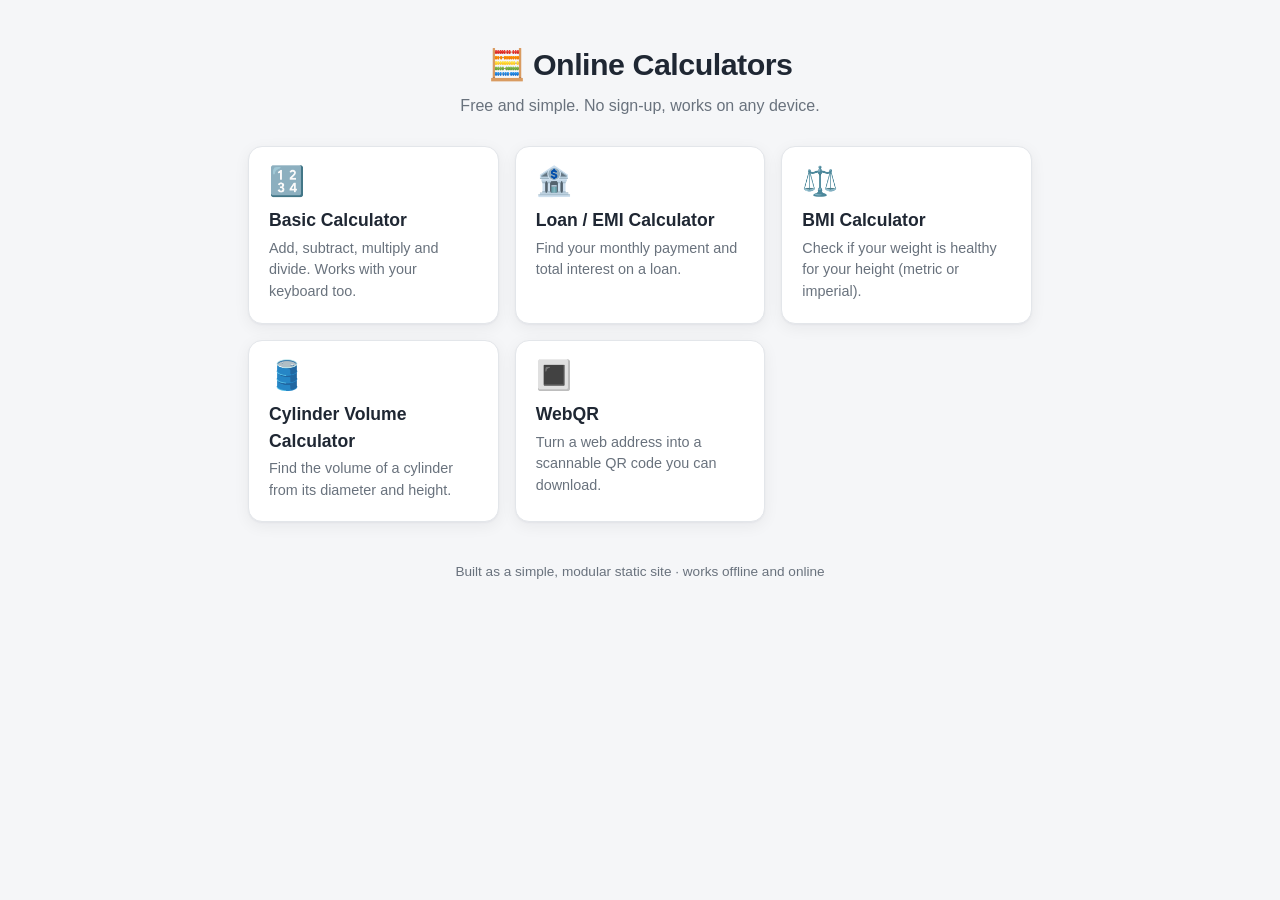
<file: index.html>
<!DOCTYPE html>
<html lang="en">
<head>
  <meta charset="UTF-8" />
  <!-- This line makes the site work nicely on phones. Don't remove it. -->
  <meta name="viewport" content="width=device-width, initial-scale=1.0" />
  <title>Online Calculators</title>
  <meta name="description" content="A collection of free, simple online calculators. No login needed." />
  <link rel="stylesheet" href="assets/style.css" />
  <link rel="icon" href="data:image/svg+xml,<svg xmlns='http://www.w3.org/2000/svg' viewBox='0 0 100 100'><text y='.9em' font-size='90'>🧮</text></svg>" />
</head>
<body>
  <div class="wrap">

    <header class="site-header">
      <h1>🧮 Online Calculators</h1>
      <p>Free and simple. No sign-up, works on any device.</p>
    </header>

    <!-- The cards below are generated automatically from the registry. -->
    <main id="grid" class="grid"></main>

    <footer class="foot">
      Built as a simple, modular static site · works offline and online
    </footer>

  </div>

  <!-- Load the list of calculators, then draw the cards. Order matters. -->
  <script src="calculators/calculators.js"></script>
  <script src="assets/app.js"></script>
</body>
</html>
</file>
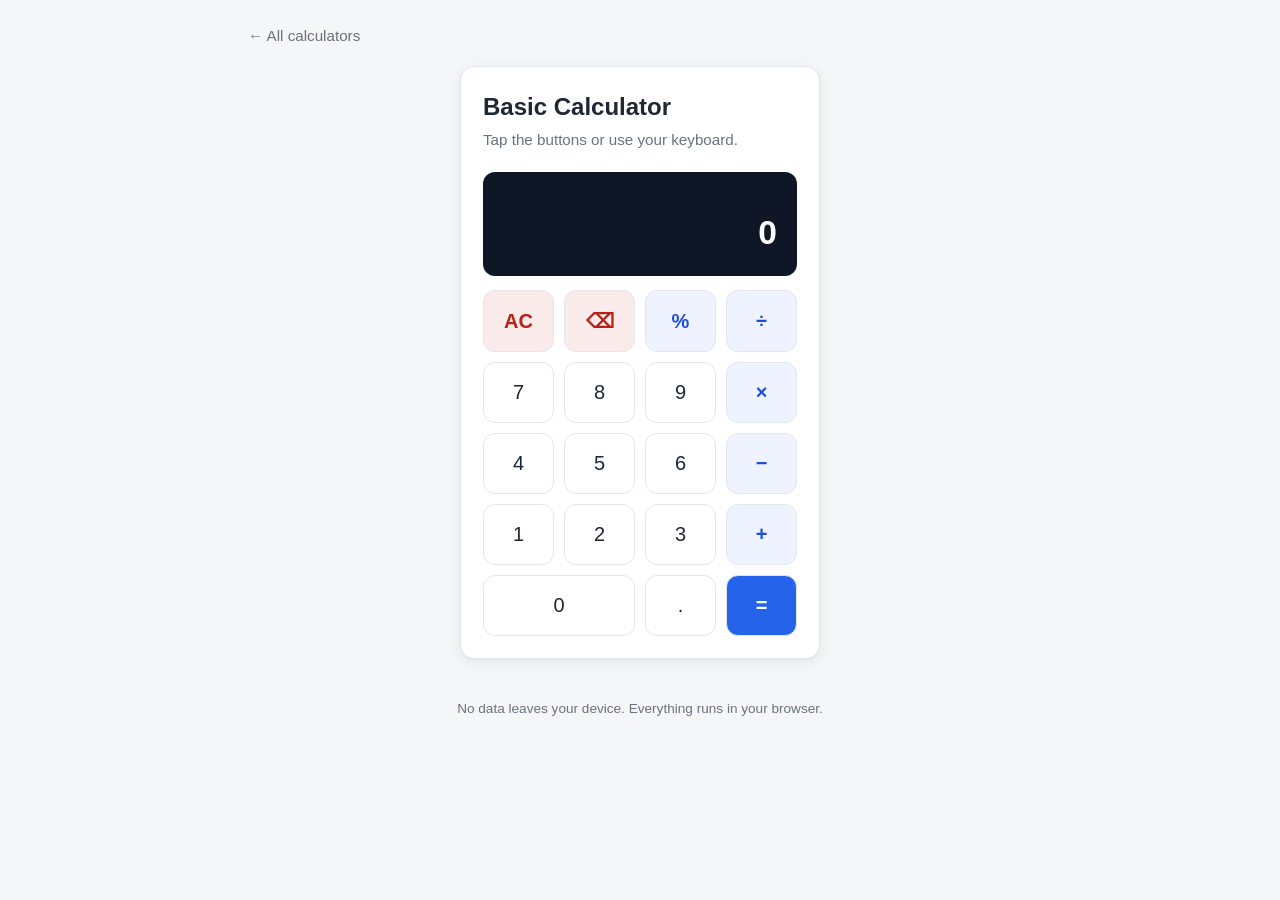
<file: calculators/basic/index.html>
<!DOCTYPE html>
<html lang="en">
<head>
  <meta charset="UTF-8" />
  <meta name="viewport" content="width=device-width, initial-scale=1.0" />
  <title>Basic Calculator</title>
  <!-- "../../" means: go up two folders to reach the shared stylesheet. -->
  <link rel="stylesheet" href="../../assets/style.css" />
  <link rel="icon" href="data:image/svg+xml,<svg xmlns='http://www.w3.org/2000/svg' viewBox='0 0 100 100'><text y='.9em' font-size='90'>🔢</text></svg>" />
  <style>
    /* Styles used only by this calculator live here. */
    .calc { max-width: 360px; margin: 0 auto; }
    .screen {
      background: #0f1626;
      color: #fff;
      border-radius: 12px;
      padding: 18px 20px;
      text-align: right;
      margin-bottom: 14px;
      min-height: 86px;
      display: flex;
      flex-direction: column;
      justify-content: flex-end;
    }
    .screen .history { color: #8a93a6; font-size: .95rem; min-height: 1.2em; word-break: break-all; }
    .screen .current { font-size: 2.1rem; font-weight: 700; word-break: break-all; }
    .keys { display: grid; grid-template-columns: repeat(4, 1fr); gap: 10px; }
    .key {
      font-size: 1.25rem;
      padding: 18px 0;
      /* Fallback colours (after the comma) keep the keypad readable even if
         the shared stylesheet fails to load for any reason. */
      border: 1px solid var(--border, #e3e6ea);
      border-radius: 12px;
      background: #fff;
      color: #1f2733;
      cursor: pointer;
      user-select: none;
      transition: background .1s ease, transform .05s ease;
    }
    .key:hover  { background: #f0f2f6; }
    .key:active { transform: translateY(1px); }
    .key.op     { background: var(--accent-bg, #eef3ff); color: var(--accent-d, #1d4ed8); font-weight: 700; }
    .key.op:hover { background: #e2ecff; }
    .key.equals { background: var(--accent, #2563eb); color: #fff; font-weight: 700; }
    .key.equals:hover { background: var(--accent-d, #1d4ed8); }
    .key.util   { background: #fbeaea; color: #b42318; font-weight: 600; }
    .key.wide   { grid-column: span 2; }
  </style>
</head>
<body>
  <div class="wrap">
    <a class="back" href="../../index.html">← All calculators</a>

    <div class="panel calc">
      <h1>Basic Calculator</h1>
      <p class="subtitle">Tap the buttons or use your keyboard.</p>

      <div class="screen">
        <div class="history" id="history"></div>
        <div class="current" id="current">0</div>
      </div>

      <div class="keys" id="keys">
        <button class="key util" data-action="clear">AC</button>
        <button class="key util" data-action="back">⌫</button>
        <button class="key op" data-op="%">%</button>
        <button class="key op" data-op="/">÷</button>

        <button class="key" data-num="7">7</button>
        <button class="key" data-num="8">8</button>
        <button class="key" data-num="9">9</button>
        <button class="key op" data-op="*">×</button>

        <button class="key" data-num="4">4</button>
        <button class="key" data-num="5">5</button>
        <button class="key" data-num="6">6</button>
        <button class="key op" data-op="-">−</button>

        <button class="key" data-num="1">1</button>
        <button class="key" data-num="2">2</button>
        <button class="key" data-num="3">3</button>
        <button class="key op" data-op="+">+</button>

        <button class="key wide" data-num="0">0</button>
        <button class="key" data-num=".">.</button>
        <button class="key equals" data-action="equals">=</button>
      </div>
    </div>

    <footer class="foot">No data leaves your device. Everything runs in your browser.</footer>
  </div>

  <script>
  (function () {
    // --- The calculator's "memory" --------------------------------------
    var first = null;      // the number entered before an operator
    var op = null;         // the chosen operator (+ - * / %)
    var current = "0";     // what's shown on screen right now
    var justEvaluated = false; // true right after pressing "="

    var currentEl = document.getElementById("current");
    var historyEl = document.getElementById("history");

    function render() {
      currentEl.textContent = current;
      var sym = { "+": "+", "-": "−", "*": "×", "/": "÷", "%": "%" };
      historyEl.textContent = (first !== null && op)
        ? (trim(first) + " " + sym[op]) : "";
    }

    // Avoid ugly long decimals like 0.30000000000000004
    function trim(n) {
      if (n === "" || n === null) return "";
      var num = Number(n);
      if (!isFinite(num)) return "Error";
      return parseFloat(num.toFixed(10)).toString();
    }

    function inputNumber(d) {
      if (justEvaluated) { current = "0"; justEvaluated = false; }
      if (d === ".") {
        if (current.indexOf(".") === -1) current += ".";
      } else {
        current = (current === "0") ? d : current + d;
      }
      render();
    }

    function chooseOp(nextOp) {
      if (op && first !== null && !justEvaluated) {
        compute();              // chain calculations, e.g. 2 + 3 + 4
      } else {
        first = current;
      }
      op = nextOp;
      current = "0";
      justEvaluated = false;
      render();
    }

    function compute() {
      if (op === null || first === null) return;
      var a = Number(first), b = Number(current), r;
      switch (op) {
        case "+": r = a + b; break;
        case "-": r = a - b; break;
        case "*": r = a * b; break;
        case "/": r = (b === 0) ? NaN : a / b; break;
        case "%": r = a % b; break;
      }
      current = isFinite(r) ? trim(r) : "Error";
      first = null;
      op = null;
      justEvaluated = true;
      render();
    }

    function clearAll()  { first = null; op = null; current = "0"; justEvaluated = false; render(); }
    function backspace() {
      if (justEvaluated) return clearAll();
      current = current.length > 1 ? current.slice(0, -1) : "0";
      render();
    }

    // --- Clicking buttons ----------------------------------------------
    document.getElementById("keys").addEventListener("click", function (e) {
      var t = e.target;
      if (t.dataset.num)    inputNumber(t.dataset.num);
      else if (t.dataset.op) chooseOp(t.dataset.op);
      else if (t.dataset.action === "equals") compute();
      else if (t.dataset.action === "clear")  clearAll();
      else if (t.dataset.action === "back")   backspace();
    });

    // --- Using the physical keyboard -----------------------------------
    document.addEventListener("keydown", function (e) {
      var k = e.key;
      if (k >= "0" && k <= "9") inputNumber(k);
      else if (k === ".") inputNumber(".");
      else if (k === "+" || k === "-" || k === "*" || k === "/" || k === "%") chooseOp(k);
      else if (k === "Enter" || k === "=") { e.preventDefault(); compute(); }
      else if (k === "Backspace") backspace();
      else if (k === "Escape") clearAll();
    });

    render();
  })();
  </script>
</body>
</html>
</file>
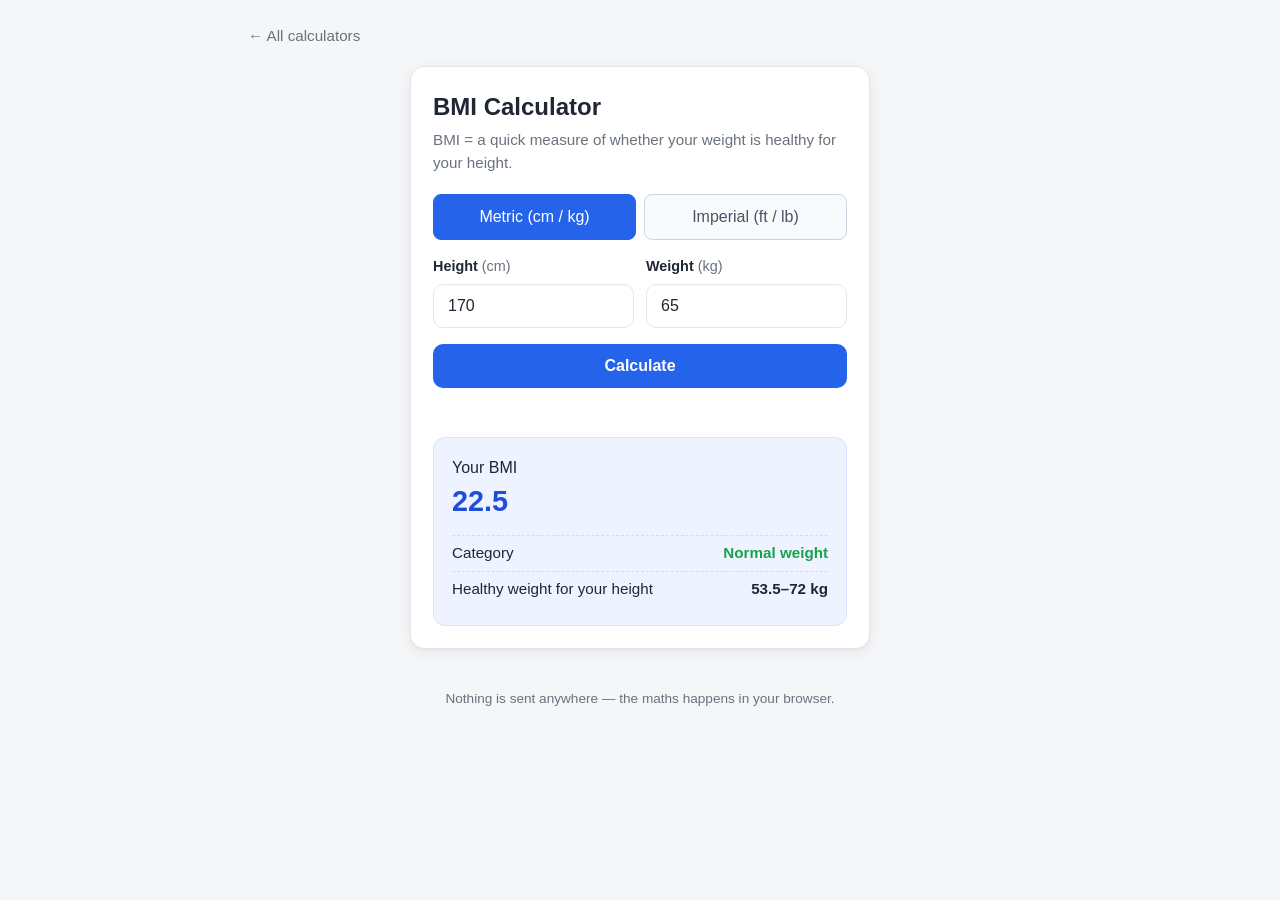
<file: calculators/bmi/index.html>
<!DOCTYPE html>
<html lang="en">
<head>
  <meta charset="UTF-8" />
  <meta name="viewport" content="width=device-width, initial-scale=1.0" />
  <title>BMI Calculator</title>
  <link rel="stylesheet" href="../../assets/style.css" />
  <link rel="icon" href="data:image/svg+xml,<svg xmlns='http://www.w3.org/2000/svg' viewBox='0 0 100 100'><text y='.9em' font-size='90'>⚖️</text></svg>" />
  <style>
    .bmi { max-width: 460px; margin: 0 auto; }
    .two { display: grid; grid-template-columns: 1fr 1fr; gap: 12px; }
    @media (max-width: 420px) { .two { grid-template-columns: 1fr; } }
    .error { color: #b42318; font-size: .9rem; margin-top: 10px; min-height: 1.2em; }
    .units { display: flex; gap: 8px; margin-bottom: 16px; }
    .units button {
      flex: 1; padding: 10px; border: 1px solid #cbd5e1; background: #f8fafc;
      border-radius: 8px; cursor: pointer; font: inherit; color: #475569;
    }
    .units button.active { background: #2563eb; color: #fff; border-color: #2563eb; }
    .cat { font-weight: 600; }
    .cat.under { color: #2563eb; }
    .cat.normal { color: #16a34a; }
    .cat.over { color: #d97706; }
    .cat.obese { color: #b42318; }
  </style>
</head>
<body>
  <div class="wrap">
    <a class="back" href="../../index.html">← All calculators</a>

    <div class="panel bmi">
      <h1>BMI Calculator</h1>
      <p class="subtitle">BMI = a quick measure of whether your weight is healthy for your height.</p>

      <div class="units">
        <button id="uMetric" class="active">Metric (cm / kg)</button>
        <button id="uImperial">Imperial (ft / lb)</button>
      </div>

      <!-- Metric inputs -->
      <div id="metricFields">
        <div class="two">
          <div class="field">
            <label for="cm">Height <span class="hint">(cm)</span></label>
            <input id="cm" type="number" inputmode="decimal" placeholder="e.g. 170" value="170" min="0" />
          </div>
          <div class="field">
            <label for="kg">Weight <span class="hint">(kg)</span></label>
            <input id="kg" type="number" inputmode="decimal" placeholder="e.g. 65" value="65" min="0" />
          </div>
        </div>
      </div>

      <!-- Imperial inputs -->
      <div id="imperialFields" style="display:none;">
        <div class="two">
          <div class="field">
            <label for="ft">Height <span class="hint">(feet)</span></label>
            <input id="ft" type="number" inputmode="decimal" placeholder="e.g. 5" value="5" min="0" />
          </div>
          <div class="field">
            <label for="in">&nbsp; <span class="hint">(inches)</span></label>
            <input id="in" type="number" inputmode="decimal" placeholder="e.g. 7" value="7" min="0" />
          </div>
        </div>
        <div class="field">
          <label for="lb">Weight <span class="hint">(pounds)</span></label>
          <input id="lb" type="number" inputmode="decimal" placeholder="e.g. 143" value="143" min="0" />
        </div>
      </div>

      <button class="btn" id="calc">Calculate</button>
      <div class="error" id="error"></div>

      <div class="result" id="result" style="display:none;">
        <div>Your BMI</div>
        <div class="big" id="bmi">—</div>
        <div class="rows">
          <div class="row"><span>Category</span><span id="category" class="cat">—</span></div>
          <div class="row"><span>Healthy weight for your height</span><span id="healthy">—</span></div>
        </div>
      </div>
    </div>

    <footer class="foot">Nothing is sent anywhere — the maths happens in your browser.</footer>
  </div>

  <script>
  (function () {
    var $ = function (id) { return document.getElementById(id); };
    var metric = true;

    function setUnit(useMetric) {
      metric = useMetric;
      $("uMetric").classList.toggle("active", metric);
      $("uImperial").classList.toggle("active", !metric);
      $("metricFields").style.display = metric ? "block" : "none";
      $("imperialFields").style.display = metric ? "none" : "block";
      calculate();
    }

    function category(bmi) {
      if (bmi < 18.5)  return ["Underweight", "under"];
      if (bmi < 25)    return ["Normal weight", "normal"];
      if (bmi < 30)    return ["Overweight", "over"];
      return ["Obese", "obese"];
    }

    function round1(n) { return Math.round(n * 10) / 10; }

    function calculate() {
      var err = $("error");
      err.textContent = "";

      var meters, kg;

      if (metric) {
        var cm = parseFloat($("cm").value);
        kg = parseFloat($("kg").value);
        if (!(cm > 0) || !(kg > 0)) {
          err.textContent = "Please enter a positive height in cm and weight in kg.";
          $("result").style.display = "none";
          return;
        }
        meters = cm / 100;
      } else {
        var ft = parseFloat($("ft").value) || 0;
        var inch = parseFloat($("in").value) || 0;
        var lb = parseFloat($("lb").value);
        var totalInches = ft * 12 + inch;
        if (!(totalInches > 0) || !(lb > 0)) {
          err.textContent = "Please enter a positive height and weight in pounds.";
          $("result").style.display = "none";
          return;
        }
        meters = totalInches * 0.0254;   // inches → metres
        kg = lb * 0.45359237;            // pounds → kg
      }

      var bmi = kg / (meters * meters);
      var cat = category(bmi);

      // Healthy weight range = BMI 18.5–24.9 for this height
      var lowKg = 18.5 * meters * meters;
      var highKg = 24.9 * meters * meters;
      var healthyText;
      if (metric) {
        healthyText = round1(lowKg) + "–" + round1(highKg) + " kg";
      } else {
        var lowLb = lowKg / 0.45359237;
        var highLb = highKg / 0.45359237;
        healthyText = round1(lowLb) + "–" + round1(highLb) + " lb";
      }

      $("bmi").textContent = round1(bmi);
      var catEl = $("category");
      catEl.textContent = cat[0];
      catEl.className = "cat " + cat[1];
      $("healthy").textContent = healthyText;
      $("result").style.display = "block";
    }

    $("uMetric").addEventListener("click", function () { setUnit(true); });
    $("uImperial").addEventListener("click", function () { setUnit(false); });
    $("calc").addEventListener("click", calculate);

    ["cm", "kg", "ft", "in", "lb"].forEach(function (id) {
      $(id).addEventListener("keydown", function (e) {
        if (e.key === "Enter") calculate();
      });
    });

    calculate(); // show a result straight away with the default values
  })();
  </script>
</body>
</html>
</file>
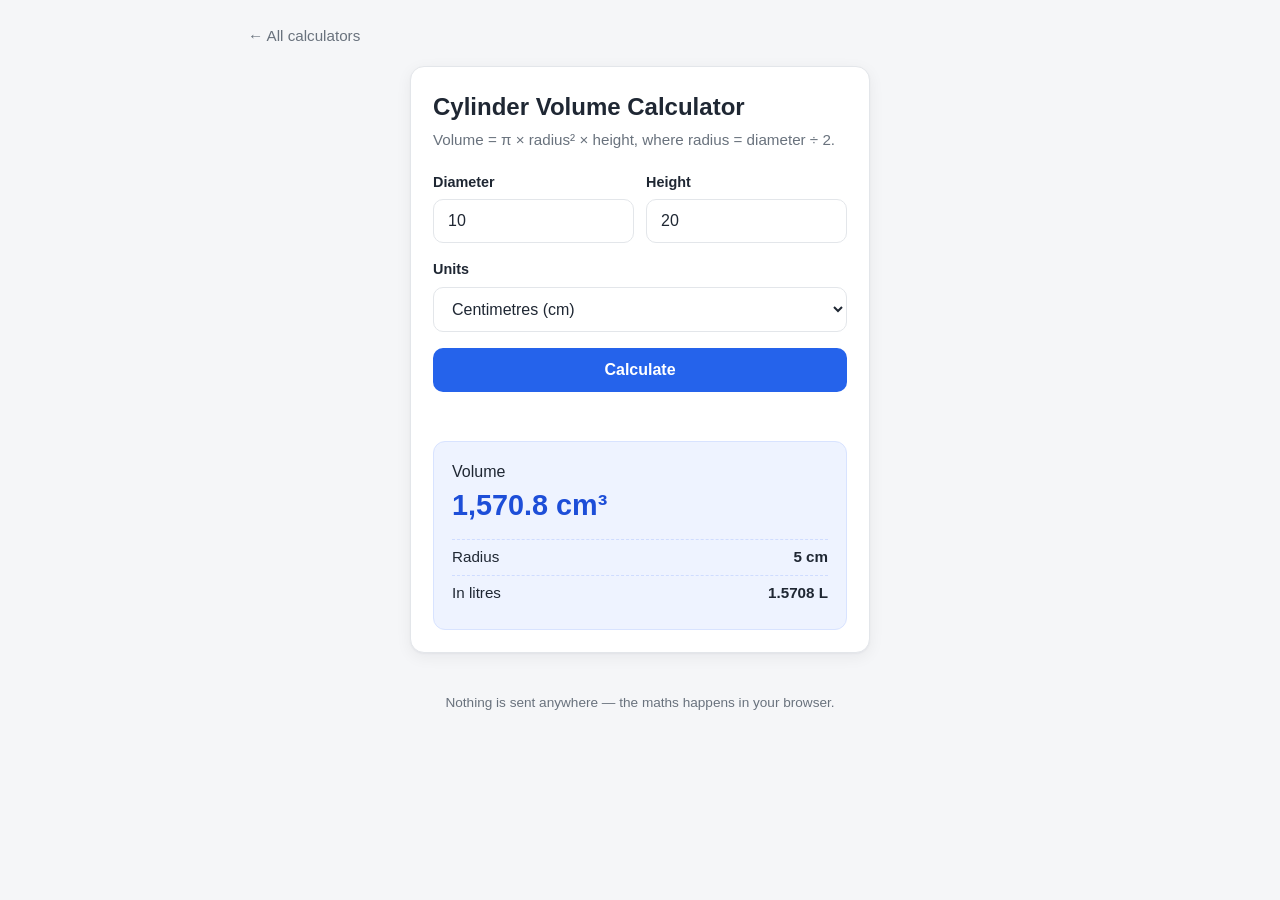
<file: calculators/cylinder-volume/index.html>
<!DOCTYPE html>
<html lang="en">
<head>
  <meta charset="UTF-8" />
  <meta name="viewport" content="width=device-width, initial-scale=1.0" />
  <title>Cylinder Volume Calculator</title>
  <!-- "../../" means: go up two folders to reach the shared stylesheet. -->
  <link rel="stylesheet" href="../../assets/style.css" />
  <link rel="icon" href="data:image/svg+xml,<svg xmlns='http://www.w3.org/2000/svg' viewBox='0 0 100 100'><text y='.9em' font-size='90'>🛢️</text></svg>" />
  <style>
    /* Styles used only by this calculator live here. */
    .cyl { max-width: 460px; margin: 0 auto; }
    .two { display: grid; grid-template-columns: 1fr 1fr; gap: 12px; }
    @media (max-width: 420px) { .two { grid-template-columns: 1fr; } }
    .error { color: #b42318; font-size: .9rem; margin-top: 10px; min-height: 1.2em; }
  </style>
</head>
<body>
  <div class="wrap">
    <a class="back" href="../../index.html">← All calculators</a>

    <div class="panel cyl">
      <h1>Cylinder Volume Calculator</h1>
      <p class="subtitle">Volume = π × radius² × height, where radius = diameter ÷ 2.</p>

      <div class="two">
        <div class="field">
          <label for="dia">Diameter</label>
          <input id="dia" type="number" inputmode="decimal" placeholder="e.g. 10" value="10" min="0" />
        </div>
        <div class="field">
          <label for="ht">Height</label>
          <input id="ht" type="number" inputmode="decimal" placeholder="e.g. 20" value="20" min="0" />
        </div>
      </div>

      <div class="field">
        <label for="unit">Units</label>
        <select id="unit">
          <option value="cm">Centimetres (cm)</option>
          <option value="m">Metres (m)</option>
          <option value="mm">Millimetres (mm)</option>
          <option value="in">Inches (in)</option>
          <option value="ft">Feet (ft)</option>
        </select>
      </div>

      <button class="btn" id="calc">Calculate</button>
      <div class="error" id="error"></div>

      <div class="result" id="result" style="display:none;">
        <div>Volume</div>
        <div class="big" id="volume">—</div>
        <div class="rows">
          <div class="row"><span>Radius</span><span id="radius">—</span></div>
          <div class="row"><span>In litres</span><span id="litres">—</span></div>
        </div>
      </div>
    </div>

    <footer class="foot">Nothing is sent anywhere — the maths happens in your browser.</footer>
  </div>

  <script>
  (function () {
    var $ = function (id) { return document.getElementById(id); };

    // How many litres are in one cubic <unit>. (1 litre = 1000 cm³.)
    var litresPerCubic = {
      cm: 0.001,            // 1 cm³  = 0.001 L
      m:  1000,             // 1 m³   = 1000 L
      mm: 0.000001,         // 1 mm³  = 0.000001 L
      in: 0.016387064,      // 1 in³  = 0.016387064 L
      ft: 28.316846592      // 1 ft³  = 28.316846592 L
    };

    // Round to a sensible number of significant figures, then tidy up.
    function fmt(n) {
      if (!isFinite(n)) return "Error";
      var rounded = Number(n.toPrecision(6));
      return rounded.toLocaleString(undefined, { maximumFractionDigits: 6 });
    }

    function calculate() {
      var err = $("error");
      err.textContent = "";

      var dia = parseFloat($("dia").value);
      var ht  = parseFloat($("ht").value);
      var unit = $("unit").value;

      if (!(dia > 0) || !(ht > 0)) {
        err.textContent = "Please enter a positive diameter and height.";
        $("result").style.display = "none";
        return;
      }

      var radius = dia / 2;
      var volume = Math.PI * radius * radius * ht;   // V = π r² h
      var litres = volume * litresPerCubic[unit];

      $("volume").textContent = fmt(volume) + " " + unit + "³";
      $("radius").textContent = fmt(radius) + " " + unit;
      $("litres").textContent = fmt(litres) + " L";
      $("result").style.display = "block";
    }

    $("calc").addEventListener("click", calculate);
    $("unit").addEventListener("change", calculate);

    ["dia", "ht"].forEach(function (id) {
      $(id).addEventListener("keydown", function (e) {
        if (e.key === "Enter") calculate();
      });
    });

    calculate(); // show a result straight away with the default values
  })();
  </script>
</body>
</html>
</file>
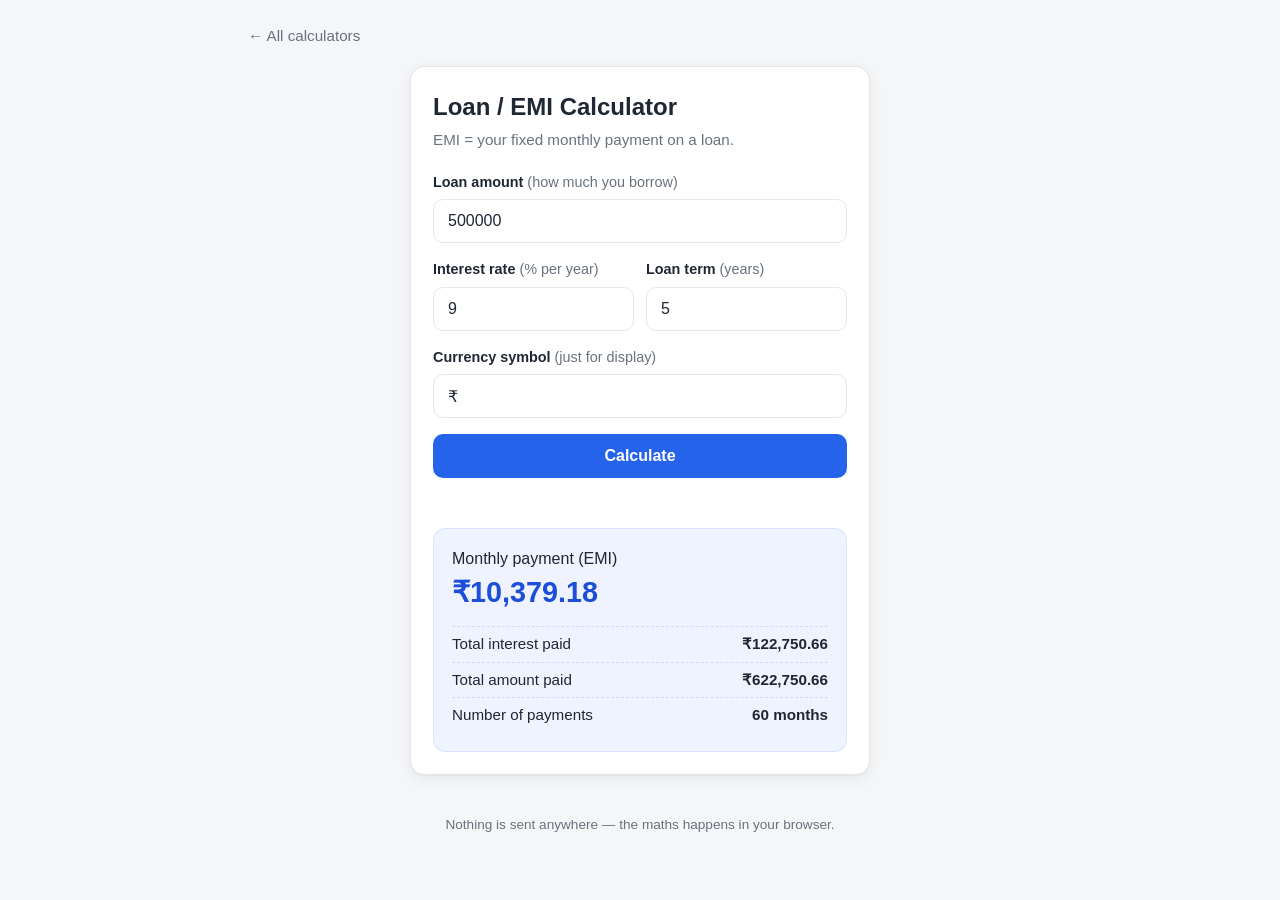
<file: calculators/loan-emi/index.html>
<!DOCTYPE html>
<html lang="en">
<head>
  <meta charset="UTF-8" />
  <meta name="viewport" content="width=device-width, initial-scale=1.0" />
  <title>Loan / EMI Calculator</title>
  <link rel="stylesheet" href="../../assets/style.css" />
  <link rel="icon" href="data:image/svg+xml,<svg xmlns='http://www.w3.org/2000/svg' viewBox='0 0 100 100'><text y='.9em' font-size='90'>🏦</text></svg>" />
  <style>
    .loan { max-width: 460px; margin: 0 auto; }
    .two { display: grid; grid-template-columns: 1fr 1fr; gap: 12px; }
    @media (max-width: 420px) { .two { grid-template-columns: 1fr; } }
    .error { color: #b42318; font-size: .9rem; margin-top: 10px; min-height: 1.2em; }
  </style>
</head>
<body>
  <div class="wrap">
    <a class="back" href="../../index.html">← All calculators</a>

    <div class="panel loan">
      <h1>Loan / EMI Calculator</h1>
      <p class="subtitle">EMI = your fixed monthly payment on a loan.</p>

      <div class="field">
        <label for="amount">Loan amount <span class="hint">(how much you borrow)</span></label>
        <input id="amount" type="number" inputmode="decimal" placeholder="e.g. 500000" value="500000" min="0" />
      </div>

      <div class="two">
        <div class="field">
          <label for="rate">Interest rate <span class="hint">(% per year)</span></label>
          <input id="rate" type="number" inputmode="decimal" placeholder="e.g. 9" value="9" min="0" step="0.01" />
        </div>
        <div class="field">
          <label for="years">Loan term <span class="hint">(years)</span></label>
          <input id="years" type="number" inputmode="decimal" placeholder="e.g. 5" value="5" min="0" step="0.1" />
        </div>
      </div>

      <div class="field">
        <label for="currency">Currency symbol <span class="hint">(just for display)</span></label>
        <input id="currency" type="text" maxlength="3" value="₹" />
      </div>

      <button class="btn" id="calc">Calculate</button>
      <div class="error" id="error"></div>

      <div class="result" id="result" style="display:none;">
        <div>Monthly payment (EMI)</div>
        <div class="big" id="emi">—</div>
        <div class="rows">
          <div class="row"><span>Total interest paid</span><span id="interest">—</span></div>
          <div class="row"><span>Total amount paid</span><span id="total">—</span></div>
          <div class="row"><span>Number of payments</span><span id="count">—</span></div>
        </div>
      </div>
    </div>

    <footer class="foot">Nothing is sent anywhere — the maths happens in your browser.</footer>
  </div>

  <script>
  (function () {
    var $ = function (id) { return document.getElementById(id); };

    function money(n, sym) {
      // Format with thousands separators and 2 decimals, e.g. ₹10,379.00
      var s = Number(n).toLocaleString(undefined, {
        minimumFractionDigits: 2, maximumFractionDigits: 2
      });
      return sym + s;
    }

    function calculate() {
      var P = parseFloat($("amount").value);   // principal
      var annual = parseFloat($("rate").value); // annual interest %
      var years = parseFloat($("years").value);
      var sym = ($("currency").value || "").trim() || "";
      var err = $("error");
      err.textContent = "";

      if (!(P > 0) || isNaN(annual) || annual < 0 || !(years > 0)) {
        err.textContent = "Please enter a positive amount, a rate of 0 or more, and a term in years.";
        $("result").style.display = "none";
        return;
      }

      var n = Math.round(years * 12);          // total number of months
      var r = annual / 100 / 12;               // monthly interest rate
      var emi;

      if (r === 0) {
        emi = P / n;                           // 0% loan: simple division
      } else {
        // Standard EMI formula:  P * r * (1+r)^n / ((1+r)^n - 1)
        var pow = Math.pow(1 + r, n);
        emi = P * r * pow / (pow - 1);
      }

      var total = emi * n;
      var interest = total - P;

      $("emi").textContent = money(emi, sym);
      $("interest").textContent = money(interest, sym);
      $("total").textContent = money(total, sym);
      $("count").textContent = n + " months";
      $("result").style.display = "block";
    }

    $("calc").addEventListener("click", calculate);
    // Let the Enter key trigger calculation from any input.
    ["amount", "rate", "years", "currency"].forEach(function (id) {
      $(id).addEventListener("keydown", function (e) {
        if (e.key === "Enter") calculate();
      });
    });

    calculate(); // show a result straight away with the default values
  })();
  </script>
</body>
</html>
</file>
<file: assets/style.css>
/* =========================================================================
   Shared styles for the whole calculator site.
   Change a value here once and it updates everywhere.
   Colors are defined as "variables" at the top so theming is easy later.
   ========================================================================= */

:root {
  --bg:        #f5f6f8;   /* page background            */
  --card:      #ffffff;   /* card / panel background    */
  --text:      #1f2733;   /* main text                  */
  --muted:     #69727d;   /* secondary / hint text      */
  --border:    #e3e6ea;   /* lines and outlines         */
  --accent:    #2563eb;   /* buttons, links, highlights */
  --accent-d:  #1d4ed8;   /* accent when pressed/hover  */
  --accent-bg: #eef3ff;   /* light tint of the accent   */
  --radius:    14px;      /* roundness of corners       */
  --shadow:    0 1px 2px rgba(16,24,40,.04), 0 4px 16px rgba(16,24,40,.06);
  --maxw:      820px;     /* max content width          */
}

* { box-sizing: border-box; }

html { -webkit-text-size-adjust: 100%; }

body {
  margin: 0;
  font-family: -apple-system, BlinkMacSystemFont, "Segoe UI", Roboto,
               Helvetica, Arial, sans-serif;
  background: var(--bg);
  color: var(--text);
  line-height: 1.5;
  -webkit-font-smoothing: antialiased;
}

a { color: var(--accent); text-decoration: none; }
a:hover { text-decoration: underline; }

/* ---- Layout container ------------------------------------------------- */
.wrap {
  width: 100%;
  max-width: var(--maxw);
  margin: 0 auto;
  padding: 24px 18px 56px;
}

/* ---- Site header ------------------------------------------------------ */
.site-header { text-align: center; margin: 18px 0 28px; }
.site-header h1 { font-size: 1.9rem; margin: 0 0 6px; letter-spacing: -0.5px; }
.site-header p  { color: var(--muted); margin: 0; font-size: 1rem; }

/* ---- Back link on calculator pages ------------------------------------ */
.back {
  display: inline-flex;
  align-items: center;
  gap: 6px;
  margin-bottom: 18px;
  font-size: .95rem;
  color: var(--muted);
}
.back:hover { color: var(--accent); text-decoration: none; }

/* ---- Homepage grid of calculator cards -------------------------------- */
.grid {
  display: grid;
  grid-template-columns: repeat(auto-fill, minmax(230px, 1fr));
  gap: 16px;
}
.card {
  display: block;
  background: var(--card);
  border: 1px solid var(--border);
  border-radius: var(--radius);
  padding: 20px;
  box-shadow: var(--shadow);
  transition: transform .12s ease, box-shadow .12s ease, border-color .12s ease;
}
.card:hover {
  text-decoration: none;
  transform: translateY(-2px);
  border-color: #cdd6e4;
  box-shadow: 0 2px 4px rgba(16,24,40,.06), 0 8px 24px rgba(16,24,40,.10);
}
.card .icon { font-size: 1.8rem; line-height: 1; }
.card h2 { font-size: 1.1rem; margin: 12px 0 4px; color: var(--text); }
.card p  { font-size: .9rem; color: var(--muted); margin: 0; }

/* ---- A panel (used inside calculator pages) --------------------------- */
.panel {
  background: var(--card);
  border: 1px solid var(--border);
  border-radius: var(--radius);
  box-shadow: var(--shadow);
  padding: 22px;
}
.panel h1 { font-size: 1.5rem; margin: 0 0 4px; }
.panel .subtitle { color: var(--muted); margin: 0 0 20px; font-size: .95rem; }

/* ---- Form fields ------------------------------------------------------ */
.field { margin-bottom: 16px; }
.field label {
  display: block;
  font-size: .9rem;
  font-weight: 600;
  margin-bottom: 6px;
}
.field .hint { font-weight: 400; color: var(--muted); }
.field input, .field select {
  width: 100%;
  font-size: 1rem;
  padding: 12px 14px;
  border: 1px solid var(--border);
  border-radius: 10px;
  background: #fff;
  color: var(--text);
}
.field input:focus, .field select:focus {
  outline: none;
  border-color: var(--accent);
  box-shadow: 0 0 0 3px var(--accent-bg);
}

/* ---- Buttons ---------------------------------------------------------- */
.btn {
  display: inline-block;
  width: 100%;
  font-size: 1rem;
  font-weight: 600;
  padding: 13px 16px;
  border: none;
  border-radius: 10px;
  background: var(--accent);
  color: #fff;
  cursor: pointer;
  transition: background .12s ease;
}
.btn:hover  { background: var(--accent-d); }
.btn:active { transform: translateY(1px); }

/* ---- Result box ------------------------------------------------------- */
.result {
  margin-top: 22px;
  padding: 18px;
  border-radius: 12px;
  background: var(--accent-bg);
  border: 1px solid #d8e3ff;
}
.result .big {
  font-size: 1.8rem;
  font-weight: 700;
  color: var(--accent-d);
}
.result .rows { margin-top: 12px; }
.result .row {
  display: flex;
  justify-content: space-between;
  padding: 6px 0;
  border-top: 1px dashed #cfdcff;
  font-size: .95rem;
}
.result .row span:last-child { font-weight: 600; }

/* ---- Footer ----------------------------------------------------------- */
.foot {
  text-align: center;
  color: var(--muted);
  font-size: .85rem;
  margin-top: 40px;
}
</file>
